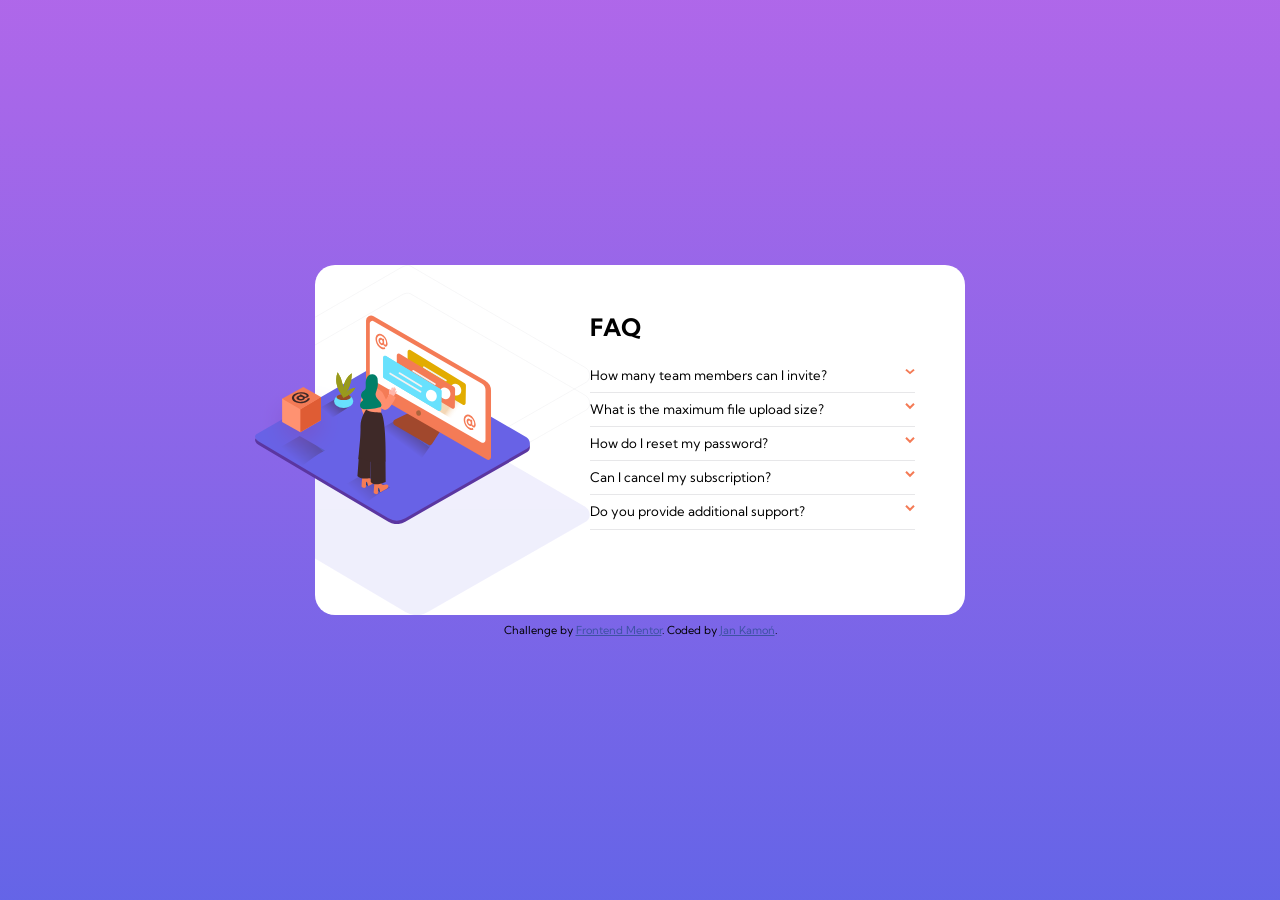
<file: faq-accordion-card-main/index.html>
<!DOCTYPE html>
<html lang="en">
<head>
  <meta charset="UTF-8">
  <meta name="viewport" content="width=device-width, initial-scale=1.0"> <!-- displays site properly based on user's device -->
  <link rel="stylesheet" type="text/css" href="reset.css">
  <link rel="stylesheet" type="text/css" href="style.css">
  <script src="main.js" defer></script>
  <link rel="icon" type="image/png" sizes="32x32" href="./images/favicon-32x32.png">
  <link rel="preconnect" href="https://fonts.googleapis.com">
  <link rel="preconnect" href="https://fonts.gstatic.com" crossorigin>
  <link href="https://fonts.googleapis.com/css2?family=Kumbh+Sans:wght@400;700&display=swap" rel="stylesheet">
  
  <title>Frontend Mentor | FAQ Accordion Card</title>

</head>
<body>
  <main>
    <div class="card">
      <div class="leftside">
        <img class="images woman" src="./images/illustration-woman-online-desktop.svg" alt="" />
        <img class="images box" src="./images/illustration-box-desktop.svg" alt="" />
      </div>
      <div class="rightside">
        <h1>FAQ</h1>
        <div class="text-block">
          <div class="headers"><h2>How many team members can I invite?</h2><img class="btn" src="./images/icon-arrow-down.svg" alt="" /></div>
          <p class="hidden-text hidden">You can invite up to 2 additional users on the Free plan. There is no limit on 
            team members for the Premium plan.</p>
        </div>
  
        <div class="text-block">
          <div class="headers"><h2> What is the maximum file upload size?</h2><img class="btn" src="./images/icon-arrow-down.svg" alt="" /></div>
          <p class="hidden-text hidden">No more than 2GB. All files in your account must fit your allotted storage space.</p>
        </div>  
  
        <div class="text-block">
          <div class="headers"><h2>How do I reset my password?</h2><img class="btn" src="./images/icon-arrow-down.svg" alt="" /></div>
          <p class="hidden-text hidden">Click “Forgot password” from the login page or “Change password” from your profile page.
              A reset link will be emailed to you.</p>
        </div>
  
        <div class="text-block">
          <div class="headers"><h2>Can I cancel my subscription?</h2><img class="btn" src="./images/icon-arrow-down.svg" alt="" /></div>
          <p class="hidden-text hidden">Yes! Send us a message and we’ll process your request no questions asked.</p>
        </div>
  
        <div class="text-block">
          <div class="headers"><h2>Do you provide additional support?</h2><img class="btn" src="./images/icon-arrow-down.svg" alt="" /></div>
          <p class="hidden-text hidden">Chat and email support is available 24/7. Phone lines are open during normal business hours.</p>
        </div>
      </div>
    </div>
    <div class="attribution">
      Challenge by <a href="https://www.frontendmentor.io?ref=challenge" target="_blank">Frontend Mentor</a>. 
      Coded by <a href="#">Jan Kamoń</a>.
    </div>
  </main>
</body>
</html>
</file>
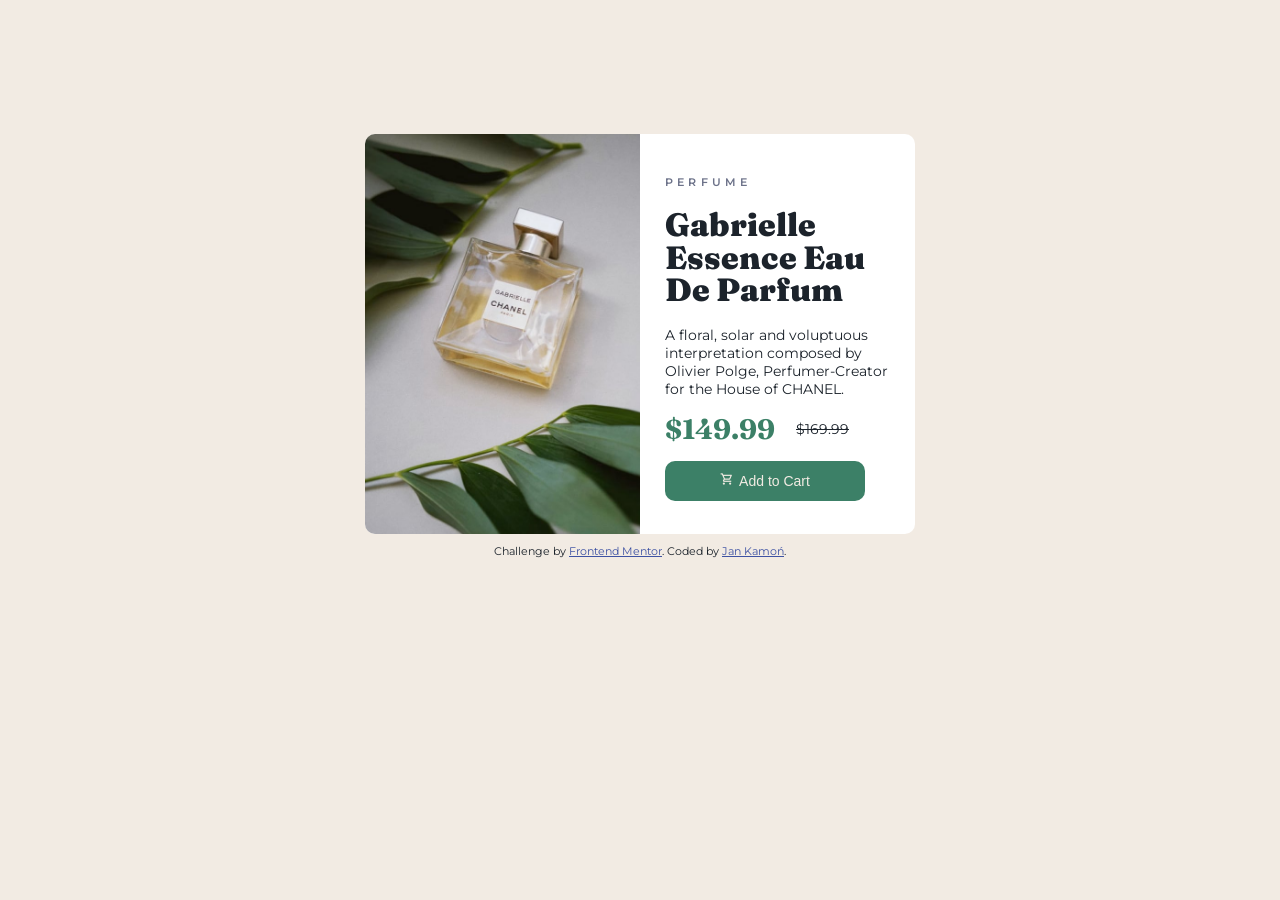
<file: product-preview-card-component-main/index.html>
<!DOCTYPE html>
<html lang="en">
<head>
  <meta charset="UTF-8">
  <meta name="viewport" content="width=device-width, initial-scale=1.0"> <!-- displays site properly based on user's device -->

  <link rel="stylesheet" href="style.css">
  <link rel="icon" type="image/png" sizes="32x32" href="./images/favicon-32x32.png">
  <link href="https://fonts.googleapis.com/css2?family=Fraunces:opsz@9..144&family=Montserrat&display=swap" rel="stylesheet">
  <link rel="stylesheet" href="https://fonts.googleapis.com/css2?family=Material+Symbols+Outlined:opsz,wght,FILL,GRAD@48,400,0,0" />

  <title>Frontend Mentor | Product preview card component</title>
</head>
<body>
    <div class="card">
      <div class="image"></div>
      <div class="text-block">
        <h1>Perfume</h1>

        <h2>Gabrielle Essence Eau De Parfum</h2>

        <p>A floral, solar and voluptuous interpretation composed by Olivier Polge, 
        Perfumer-Creator for the House of CHANEL.</p>
        <div class="prices">
          <p class="new-price">$149.99</p>
          <p class="old-price">$169.99</p>
        </div>
        <button type="button"><span class="material-symbols-outlined">
          shopping_cart
          </span>Add to Cart</button>
      </div>
    </div>
    <div class="attribution">
      Challenge by <a href="https://www.frontendmentor.io?ref=challenge" target="_blank">Frontend Mentor</a>. 
      Coded by <a href="#">Jan Kamoń</a>.
    </div>
</body>
</html>
</file>
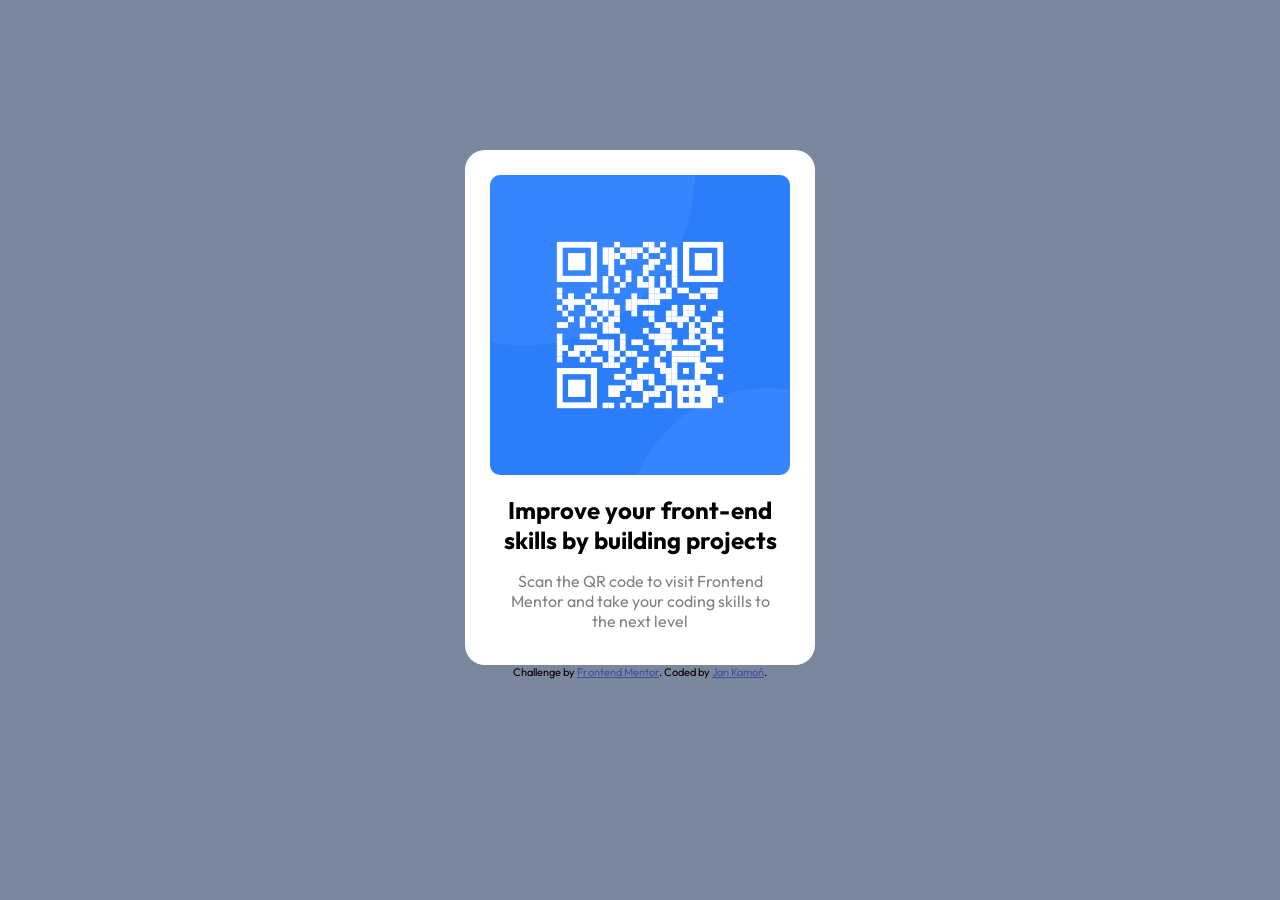
<file: qr-code-component-main/index.html>
<!DOCTYPE html>
<html lang="en">
<head>
  <meta charset="UTF-8">
  <meta name="viewport" content="width=device-width, initial-scale=1.0"> <!-- displays site properly based on user's device -->
  <link rel="stylesheet" href="styles.css">
  <link rel="icon" type="image/png" sizes="32x32" href="./images/favicon-32x32.png">
  <link href="https://fonts.googleapis.com/css2?family=Outfit&display=swap" rel="stylesheet">
  <title>Frontend Mentor | QR code component</title>


</head>
<body>
  <main>
    <div class="card">
      <img src="./images/image-qr-code.png" alt="qr code" />
      <h1>Improve your front-end skills by building projects</h1>

      <p>Scan the QR code to visit Frontend Mentor and take your coding skills to the next level</p>
    </div>
    <div class="attribution">
      Challenge by <a href="https://www.frontendmentor.io?ref=challenge" target="_blank">Frontend Mentor</a>. 
      Coded by <a href="#">Jan Kamoń</a>.
    </div>
  </main>

</body>
</html>
</file>
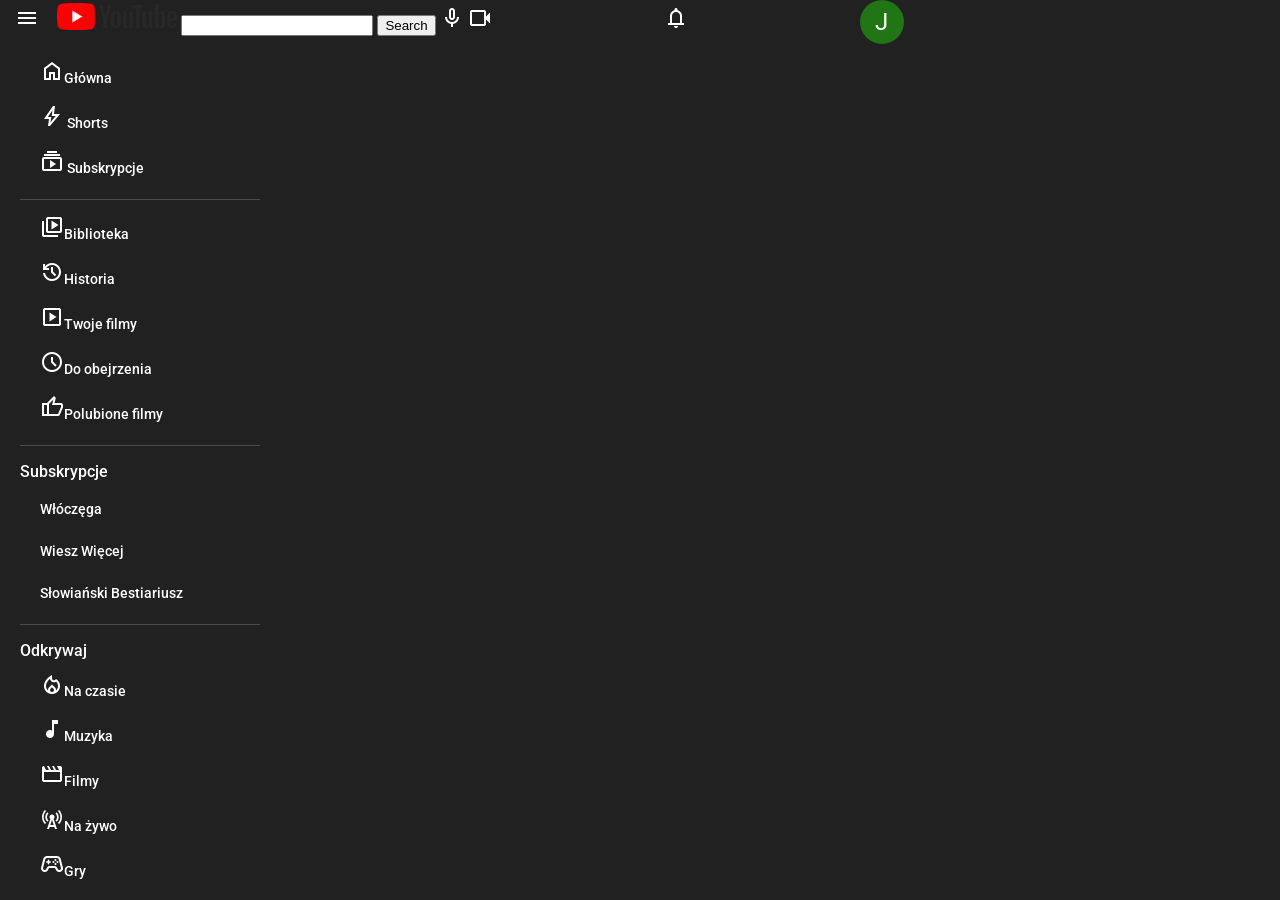
<file: youtube-clone/index.html>
<!DOCTYPE html>
<head>
    <title>YouTube Clone</title>
    <link href="style.css" rel="stylesheet">
    <link href="https://fonts.googleapis.com/css2?family=Roboto&display=swap" rel="stylesheet">
    <link rel="stylesheet" href="https://fonts.googleapis.com/css2?family=Material+Symbols+Outlined:opsz,wght,FILL,GRAD@48,400,0,0" />
</head>
<body>
    <header>
        <span class="material-symbols-outlined menu-icon">
            menu
            </span>
        <img class="logo" src="./images/logo.webp" alt="logo" />
        <input class="searchbar" type="search" id="site-search" name="q">
        <button>Search</button>
        <span class="material-symbols-outlined microphone-icon">
            mic
        </span>
        <span class="material-symbols-outlined camera-icon">
            videocam
            </span>
        <span class="material-symbols-outlined notifications-icon">
            notifications
            </span>
        <p class="circle">J</p>
    </header>
    <nav>
        <div class="sidebar-section">
            <ul>
                <li><a href="#"><span class="material-symbols-outlined sidebar-icon">
                    home
                </span>Główna</a></li>
                <li><a href="#"><span class="material-symbols-outlined sidebar-icon">
                    bolt
                    </span>
                Shorts</a></li>
                <li><a href="#"><span class="material-symbols-outlined sidebar-icon">
                    subscriptions
                    </span>
                Subskrypcje</a></li>
            </ul>
        </div>
        <div class="sidebar-section">
            <ul>
                <li><a href="#"><span class="material-symbols-outlined">
                    video_library
                    </span>Biblioteka</a></li>
                <li><a href="#"><span class="material-symbols-outlined">
                    history
                    </span>Historia</a></li>
                <li><a href="#"><span class="material-symbols-outlined">
                    slideshow
                    </span>Twoje filmy</a></li>
                <li><a href="#"><span class="material-symbols-outlined">
                    schedule
                    </span>Do obejrzenia</a></li>
                <li><a href="#"><span class="material-symbols-outlined">
                    thumb_up
                    </span>Polubione filmy</a></li>
            </ul>
        </div>
        <div class="sidebar-section">
            <h2>Subskrypcje</h2>
            <ul>
                <li><a href="#">Włóczęga</a></li>
                <li><a href="#">Wiesz Więcej</a></li>
                <li><a href="#">Słowiański Bestiariusz</a></li>
            </ul>
        </div>
        <div class="sidebar-section">
            <h2>Odkrywaj</h2>
            <ul>
                <li><a href="#"><span class="material-symbols-outlined">
                    local_fire_department
                    </span>Na czasie</a></li>
                <li><a href="#"><span class="material-symbols-outlined">
                    music_note
                    </span>Muzyka</a></li>
                <li><a href="#"><span class="material-symbols-outlined">
                    movie
                    </span>Filmy</a></li>
                <li><a href="#"><span class="material-symbols-outlined">
                    cell_tower
                    </span>Na żywo</a></li>
                <li><a href="#"><span class="material-symbols-outlined">
                    stadia_controller
                    </span>Gry</a></li>
                <li><a href="#"><span class="material-symbols-outlined">
                    newspaper
                    </span>Wiadomości</a></li>
                <li><a href="#"><span class="material-symbols-outlined">
                    sports_score
                    </span>Sport</a></li>
            </ul>
        </div>
        <div class="sidebar-section">
            <h2>Więcej z YouTube</h2>
            <ul>
                <li><a href="#">YouTube Premium</a></li>
                <li><a href="#">Studio twórców</a></li>
                <li><a href="#">YouTube Music</a></li>
                <li><a href="#">YouTube Kids</a></li>
                <li><a href="#">YouTube TV</a></li>
            </ul>
        </div>
        <div class="sidebar-section">
            <ul>
                <li><a href="#">Ustawienia</a></li>
                <li><a href="#">Historia raportów</a></li>
                <li><a href="#">Pomoc</a></li>
                <li><a href="#">Prześlij opinię</a></li>
            </ul>
        </div>
        <footer>
            <p>Strona YouTube Clone stworzona w celu nauki HTML, CSS i JavaScript.</p>
        </footer>
    </nav>
    <main>

    </main>
</body>
</file>
<file: faq-accordion-card-main/style.css>
:root {
    /*background */
    --soft-violet: hsl(273, 75%, 66%);
    --soft-blue: hsl(240, 73%, 65%);
    /*text*/
    --very-dark-desaturated-blue: hsl(238, 29%, 16%);
    --soft-red: hsl(14, 88%, 65%);
    /*dividers*/
    --light-grayish-blue: hsl(240, 5%, 91%)
}

html {
    font-size: 12px;
    
}

body {
    height: 100vh;
    background: linear-gradient(var(--soft-violet),var(--soft-blue));
    font-family: 'Kumbh Sans';
}

main {
    display: flex;
    align-items: center;
    justify-content: center;
    flex-direction: column;
    width: 100%;
    height: 100%;
    
}

.card {
    background-color: #fff;
    border-radius: 20px;
    width: 650px;
    height: 350px;
    /* overflow: hidden; */
    display: flex;
}

.leftside {
    background-image: url('./images/bg-pattern-desktop.svg');
    background-position: right;
    background-repeat: no-repeat;
    background-size: cover;
}

.rightside {
    min-width: 50%;
    padding: 50px 50px 25px 0px;
}


h1 {
    font-size: 2rem;
    font-weight: 700;
    padding-bottom: 20px;
}

h2 {
    font-size: 1.1rem;

}

.text-block {
    padding: 10px 0px;
    border-bottom: var(--light-grayish-blue) 1px solid;
    cursor: pointer;
}

.images {
    position: relative;
}

.woman {
    width: 100%;
    top: 50px;
    left: -60px;
}

.box {
    width: 30%;
    top: -90px;
    left: -55px;
}

.hidden-text {
    padding-top: 10px;
}

.hidden {
    display: none;
}

.headers {
    display: flex;
    flex-direction: row;
    justify-content: space-between;
    font-weight: 400;
}

.headers img {
    width: 3%;
    height: 3%;
}

.attribution { font-size: 11px; text-align: center; margin-top: 10px;}
.attribution a { color: hsl(228, 45%, 44%); }

@media only screen and (max-width: 375px) {
    .card {
        flex-direction: column;
        width: 90%;
        height: 50%;
    }

    .leftside {
        height: 27%;
        background-image: url('./images/bg-pattern-mobile.svg');
        background-position: top;
        background-repeat: no-repeat;
        background-size: 78%;
    }

    .woman {
        width: 80%;
        left: 35px;
        top: -120px;
    }
    
    .box {
        width: 30%;
        left: 25px;
        top: -245px;
        
    }

    .rightside {
        padding: 20px;
    }

    h1 {
        text-align: center;
    }
}
</file>
<file: product-preview-card-component-main/style.css>
html {
    font-size: 14px;
    font-family: Montserrat;
    color: hsl(212, 21%, 14%);
}

body {
    display: flex;
    flex-direction: column;
    align-items: center;
    align-content: center;
    justify-content: center;
    background-color: hsl(30, 38%, 92%);
}

.card {
    min-width: 550px;
    width: 30%;
    height: 25%;
    display: flex;
    align-items: center;
    align-content: center;
    justify-content: center;
    border-radius: 10px;
    background-color: #fff;
    margin-top: 10%;
    overflow: hidden;
}

.image {
    background-image: url("./images/image-product-desktop.jpg");
    background-position: center;
    background-repeat: no-repeat;
    background-size: cover;
    min-width: 50%;
    min-height: 400px;
}

.text-block {
    padding: 25px;
}

h1 {
    text-transform: uppercase;
    font-size: 0.8rem;
    font-weight: 600;
    letter-spacing: 0.3rem;
    color: hsl(228, 12%, 48%);
}

h2 {
    font-size: 2.3rem;
    font-family: Fraunces;
    font-weight: 900;
    line-height: 2.3rem;
    margin: 20px 0px;
}

p {
    font-size: 1rem;
    font-weight: 400;
}

.prices {
    display: flex;
    flex-direction: row;
    align-items: center;
    margin-bottom: 15px;
}

.new-price {
    font-size: 2rem;
    font-family: Fraunces;
    font-weight: 700;
    color: hsl(158, 36%, 37%);
    margin: 0px;
    
}

.old-price {
    font-size: 1rem;
    text-decoration: line-through;
    padding-left: 1.5rem;
    margin: 0px;
}

button {
    background-color: hsl(158, 36%, 37%);
    border: none;
    color: hsl(30, 38%, 92%);
    border-radius: 10px;
    width: 200px;
    height: 40px;
    font-size: 1rem;
    font-weight: 500;
}

.material-symbols-outlined {
    padding-right: 5px;
    font-size: 1rem !important;
    font-weight: 500 !important;
}



@media only screen and (max-width: 375px) {
    .image {
        background-image: url("./images/image-product-mobile.jpg");
        background-position: center;
        background-repeat: no-repeat;
        background-size: cover;
        min-width: 100%;
        min-height: 220px;
    }

    .card {
        flex-direction: column;
        min-width: 90%;
    }

    button {
        width: 100%;
    }
}


.attribution { padding-top: 10px; font-size: 11px; text-align: center; }
.attribution a { color: hsl(228, 45%, 44%); }
</file>
<file: qr-code-component-main/styles.css>
body {
    font-size: 15px;
    background-color: hsl(220, 15%, 55%);
    font-family: Outfit, sans-serif;
}

main {
    display: flex;
    align-items: center;
    justify-content: center;
    flex-direction: column;
    height: 100%;
    width: 100%;
    margin-top: 150px;
}


.card {
    background-color: hsl(0, 0%, 100%);
    border-radius: 20px;
    width: 350px;
    height: 450px;
    text-align: center;
    padding: 25px 0px;
    padding-bottom: 40px;
}
.card img {
    border-radius: 10px;
    width: 300px;
    height: 300px;
}

.attribution { 
    font-size: 11px; 
    text-align: center; 
}

.attribution a { 
    color: hsl(228, 45%, 44%); 
}

h1 {
    font-size: 24px;
    font-weight: 700;
    padding: 0 30px;
}

p {
    font-size: 16px;
    color: gray;
    padding: 0 35px;
}
</file>
<file: youtube-clone/style.css>
/* http://meyerweb.com/eric/tools/css/reset/ 
   v2.0 | 20110126
   License: none (public domain)
*/

html, body, div, span, applet, object, iframe,
h1, h2, h3, h4, h5, h6, p, blockquote, pre,
a, abbr, acronym, address, big, cite, code,
del, dfn, em, img, ins, kbd, q, s, samp,
small, strike, strong, sub, sup, tt, var,
b, u, i, center,
dl, dt, dd, ol, ul, li,
fieldset, form, label, legend,
table, caption, tbody, tfoot, thead, tr, th, td,
article, aside, canvas, details, embed, 
figure, figcaption, footer, header, hgroup, 
menu, nav, output, ruby, section, summary,
time, mark, audio, video {
	margin: 0;
	padding: 0;
	border: 0;
	font-size: 100%;
	font: inherit;
	vertical-align: baseline;
}
/* HTML5 display-role reset for older browsers */
article, aside, details, figcaption, figure, 
footer, header, hgroup, menu, nav, section {
	display: block;
}
body {
	line-height: 1;
}
ol, ul {
	list-style: none;
}
blockquote, q {
	quotes: none;
}
blockquote:before, blockquote:after,
q:before, q:after {
	content: '';
	content: none;
}
table {
	border-collapse: collapse;
	border-spacing: 0;
}

/* End of CSS reset */

/* Helper */
    /*
    header, nav, main, div {border: red 1px solid;}
    */
/* End of helper */

body {
    background-color: #212121;
    color: #fff;
    font-family: 'Roboto', Arial, sans-serif;

}

header {
    max-height: 56px;
    width: 100%;
}

nav {
    margin: 0;
    padding-left: 20px;
    padding-right: 5px;
    width: 240px;
    position: fixed;
    height: 100%;
    overflow: hidden;
  }

nav:hover {
    overflow: auto;
}

.logo {
    width: 120px;
}

.menu-icon {
    width: 3%;
    padding-left: 15px;
}

.searchbar {
    width: 15%;
}

.microphone-icon {

}

.camera-icon {
    width: 15%;
}

.notifications-icon {
    width: 15%;
}

.circle {
    border-radius: 50%;
    width: 24px;
    height: 24px;
    padding: 10px;
    background: #1eff0060;
    color: #fff;
    text-align: center;
    font-size: 24px;
    display: inline-block;
}

.sidebar-section {
    font-size: 14px;
    line-height: 2rem;
    font-weight: 500;
    border-bottom: 1px solid;
    border-bottom-color: rgba(255, 255, 255, 0.2);
    padding-top: 10px;
    padding-bottom: 10px;
    
}

.sidebar-section li:hover {
    background-color: rgba(255, 255, 255, 0.08);
    border-radius: 10px;
}

.sidebar-section a {
    display: block;
    width: 100%;
    padding: 5px 20px;
}

.sidebar-section h2 {
    font-size: 16px;
    font-weight: 500;
}

a {
    text-decoration: none;
    color: #fff;
}

footer {
    display: block;
    min-height: 50px;
}




/*Scroll bar style */
/* width */
::-webkit-scrollbar {
    width: 9px;
  }
  
  /* Track */
  ::-webkit-scrollbar-track {
    background: transparent;
  }
  
  /* Handle */
  ::-webkit-scrollbar-thumb {
    background: #88888893;
    border-radius: 5px;
  }

  /* End of scrollbar style */
</file>
